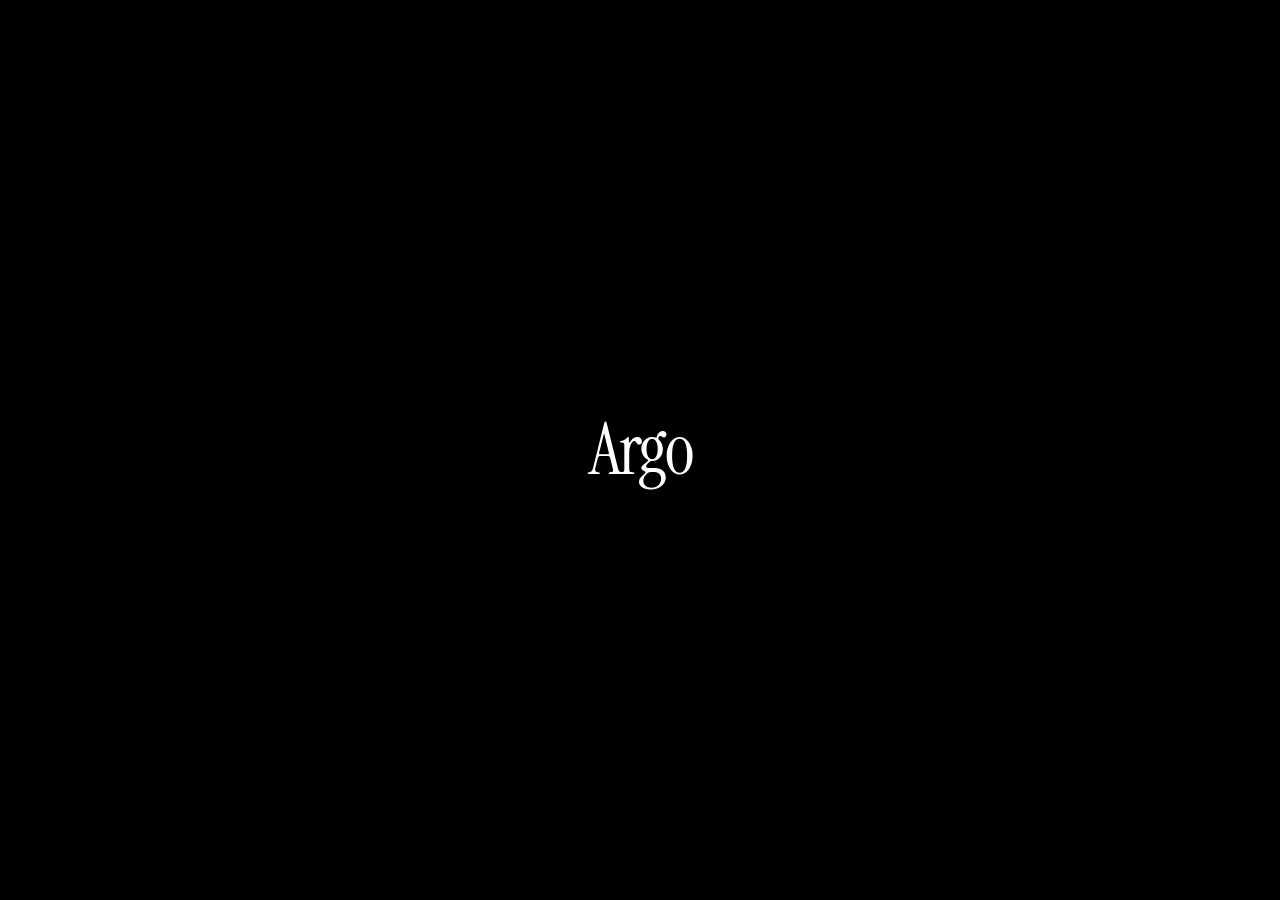
<file: index.html>
<!DOCTYPE html>
<html lang="en">
<head>
  <meta charset="UTF-8">
  <meta name="viewport" content="width=device-width, initial-scale=1.0">
  <title>Argo</title>
  <meta name="description" content="Argo sells digital goods. Payment via NowPayments. Delivery after confirmation.">
  <meta name="theme-color" content="#09090b">
  <link rel="stylesheet" href="style.css">
  <link rel="preconnect" href="https://fonts.googleapis.com">
  <link rel="preconnect" href="https://fonts.gstatic.com" crossorigin>
  <link href="https://fonts.googleapis.com/css2?family=Instrument+Serif:ital@0;1&family=Inter:wght@400;500;600;700&display=swap" rel="stylesheet">
</head>
<body>
  <div class="intro" id="intro" aria-hidden="true">
    <span class="intro-word">Argo</span>
  </div>

  <header class="site-header">
    <div class="shell header-inner">
      <a href="index.html" class="brand">Argo</a>
      <nav class="nav" aria-label="Primary">
        <a href="index.html" aria-current="page">Shop</a>
      </nav>
    </div>
  </header>

  <main>
    <div class="shell">
      <div class="page-title">
        <h1>Shop</h1>
        <p class="page-sub">Digital goods · Paid via NowPayments</p>
      </div>
      <div class="card-grid">
        <a href="3000-robux.html" class="card">
          <span class="label">Roblox</span>
          <h2>3000 Robux</h2>
          <p class="meta">Currency credit</p>
          <span class="go">View</span>
        </a>
        <a href="discord-nitro.html" class="card">
          <span class="label">Discord</span>
          <h2>Discord Nitro — 1 Year</h2>
          <p class="meta">Subscription</p>
          <span class="go">View</span>
        </a>
        <a href="headless-account.html" class="card">
          <span class="label">Account</span>
          <h2>Headless Account</h2>
          <p class="meta">Full account</p>
          <span class="go">View</span>
        </a>
        <a href="korblox-account.html" class="card">
          <span class="label">Account</span>
          <h2>Korblox Account</h2>
          <p class="meta">Full account</p>
          <span class="go">View</span>
        </a>
        <a href="korblox-headless.html" class="card">
          <span class="label">Bundle</span>
          <h2>Korblox &amp; Headless</h2>
          <p class="meta">Full account</p>
          <span class="go">View</span>
        </a>
      </div>
    </div>
  </main>

  <footer class="site-footer">
    <div class="shell footer-inner">
      <div>
        <p class="footer-brand">Argo</p>
        <p class="footer-note">Orders are fulfilled after payment confirms. We do not request passwords to existing accounts.</p>
      </div>
      <div class="footer-meta">
        <p>Checkout: NowPayments</p>
        <p>Delivery after confirmation</p>
      </div>
    </div>
  </footer>

  <script>
    (function () {
      var el = document.getElementById('intro');
      if (!el) return;
      if (sessionStorage.getItem('argo-intro')) {
        el.classList.add('done');
        return;
      }
      setTimeout(function () {
        el.classList.add('done');
        sessionStorage.setItem('argo-intro', '1');
      }, 2200);
    })();
  </script>
</body>
</html>
</file>
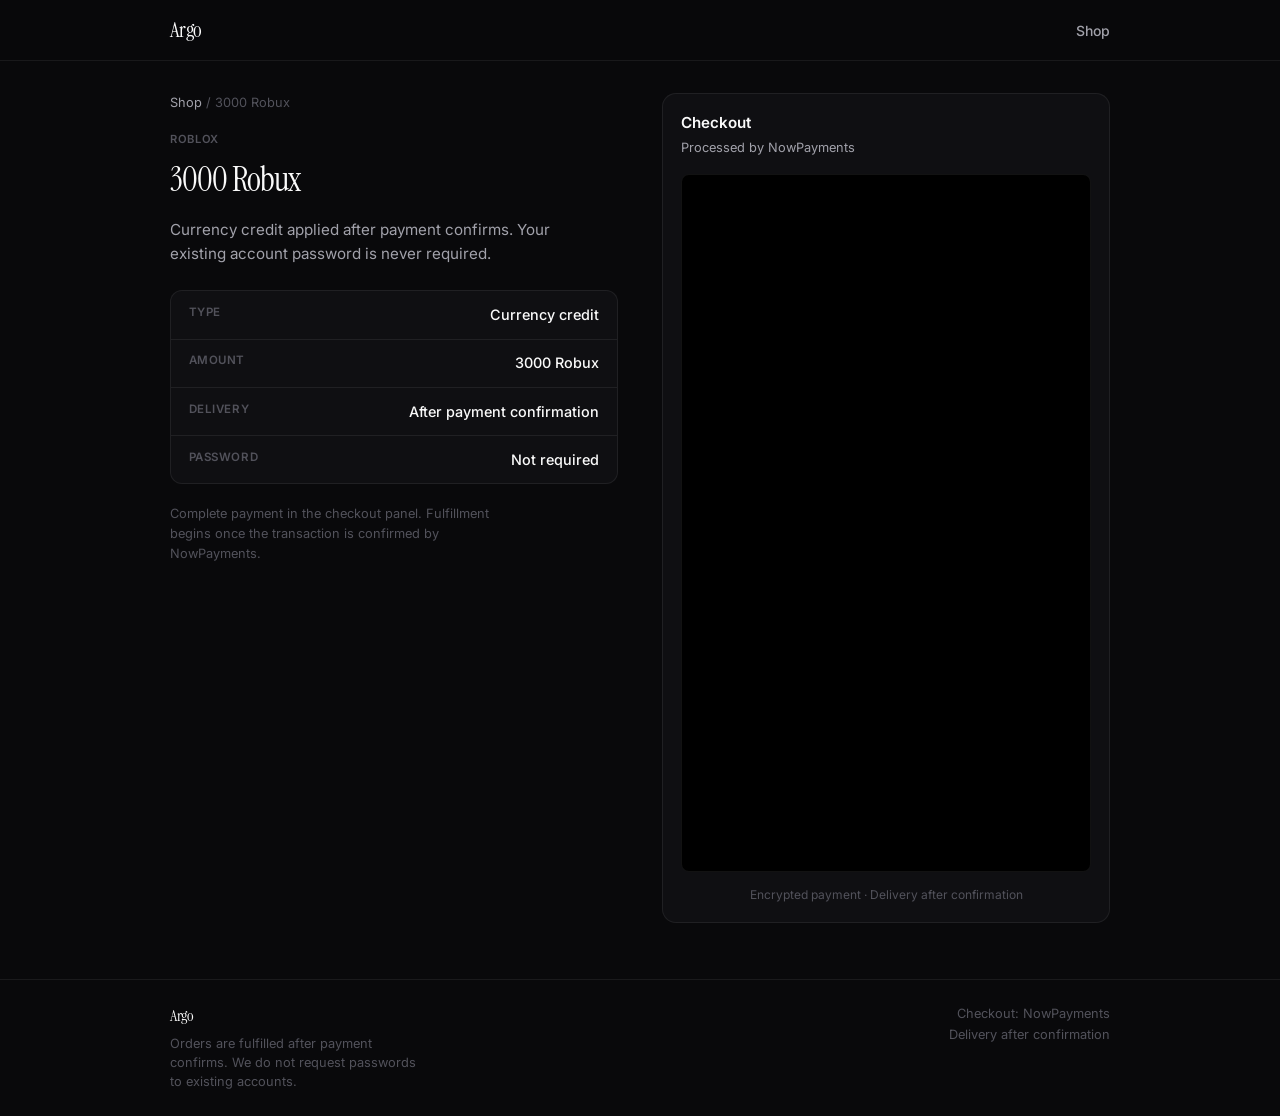
<file: 3000-robux.html>
<!DOCTYPE html>
<html lang="en">
<head>
  <meta charset="UTF-8">
  <meta name="viewport" content="width=device-width, initial-scale=1.0">
  <title>3000 Robux — Argo</title>
  <meta name="description" content="3000 Robux currency credit. Delivery after payment confirmation via NowPayments.">
  <meta name="theme-color" content="#09090b">
  <link rel="stylesheet" href="style.css">
  <link rel="preconnect" href="https://fonts.googleapis.com">
  <link rel="preconnect" href="https://fonts.gstatic.com" crossorigin>
  <link href="https://fonts.googleapis.com/css2?family=Instrument+Serif:ital@0;1&family=Inter:wght@400;500;600;700&display=swap" rel="stylesheet">
</head>
<body>
  <header class="site-header">
    <div class="shell header-inner">
      <a href="index.html" class="brand">Argo</a>
      <nav class="nav" aria-label="Primary">
        <a href="index.html">Shop</a>
      </nav>
    </div>
  </header>
  <main>
    <section class="product">
      <div class="shell product-layout">
        <div class="product-info">
          <p class="crumb"><a href="index.html">Shop</a> / 3000 Robux</p>
          <p class="label">Roblox</p>
          <h1>3000 Robux</h1>
          <p class="lead">Currency credit applied after payment confirms. Your existing account password is never required.</p>
          <dl class="specs">
            <div><dt>Type</dt><dd>Currency credit</dd></div>
            <div><dt>Amount</dt><dd>3000 Robux</dd></div>
            <div><dt>Delivery</dt><dd>After payment confirmation</dd></div>
            <div><dt>Password</dt><dd>Not required</dd></div>
          </dl>
          <p class="note">Complete payment in the checkout panel. Fulfillment begins once the transaction is confirmed by NowPayments.</p>
        </div>
        <aside class="checkout">
          <h2>Checkout</h2>
          <p class="sub">Processed by NowPayments</p>
          <div class="widget">
            <iframe src="https://nowpayments.io/embeds/payment-widget?iid=6103315017" width="410" height="696" frameborder="0" scrolling="no" style="overflow-y: hidden;" title="Payment"></iframe>
          </div>
          <p class="checkout-foot">Encrypted payment · Delivery after confirmation</p>
        </aside>
      </div>
    </section>
  </main>
  <footer class="site-footer">
    <div class="shell footer-inner">
      <div>
        <p class="footer-brand">Argo</p>
        <p class="footer-note">Orders are fulfilled after payment confirms. We do not request passwords to existing accounts.</p>
      </div>
      <div class="footer-meta">
        <p>Checkout: NowPayments</p>
        <p>Delivery after confirmation</p>
      </div>
    </div>
  </footer>
</body>
</html>
</file>
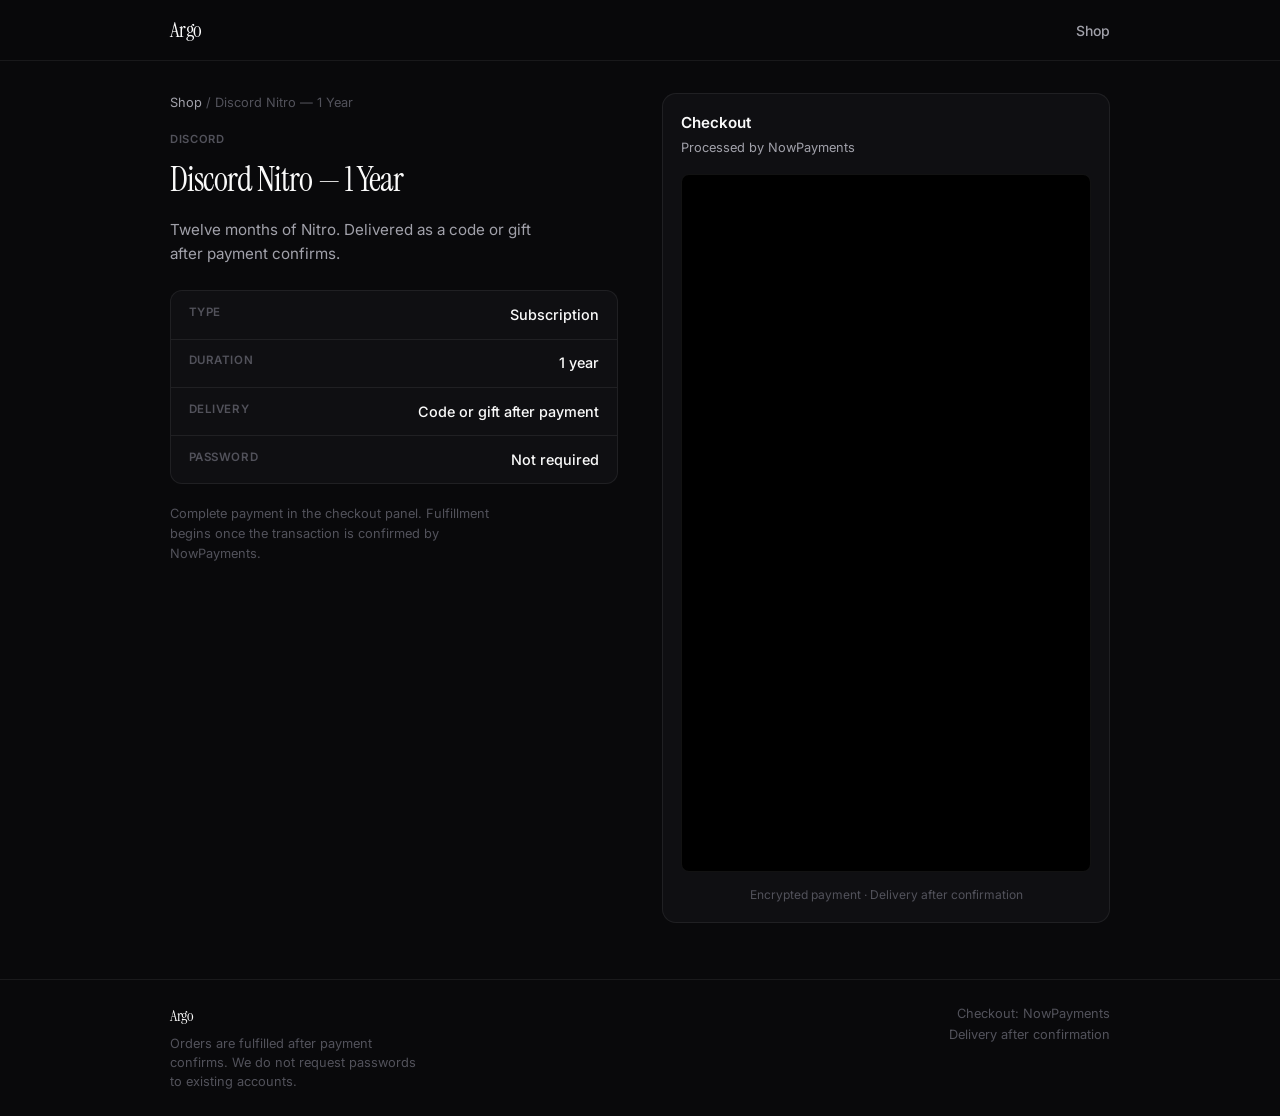
<file: discord-nitro.html>
<!DOCTYPE html>
<html lang="en">
<head>
  <meta charset="UTF-8">
  <meta name="viewport" content="width=device-width, initial-scale=1.0">
  <title>Discord Nitro — 1 Year — Argo</title>
  <meta name="description" content="Discord Nitro for 1 year. Code or gift delivery after payment confirmation.">
  <meta name="theme-color" content="#09090b">
  <link rel="stylesheet" href="style.css">
  <link rel="preconnect" href="https://fonts.googleapis.com">
  <link rel="preconnect" href="https://fonts.gstatic.com" crossorigin>
  <link href="https://fonts.googleapis.com/css2?family=Instrument+Serif:ital@0;1&family=Inter:wght@400;500;600;700&display=swap" rel="stylesheet">
</head>
<body>
  <header class="site-header">
    <div class="shell header-inner">
      <a href="index.html" class="brand">Argo</a>
      <nav class="nav" aria-label="Primary">
        <a href="index.html">Shop</a>
      </nav>
    </div>
  </header>
  <main>
    <section class="product">
      <div class="shell product-layout">
        <div class="product-info">
          <p class="crumb"><a href="index.html">Shop</a> / Discord Nitro — 1 Year</p>
          <p class="label">Discord</p>
          <h1>Discord Nitro — 1 Year</h1>
          <p class="lead">Twelve months of Nitro. Delivered as a code or gift after payment confirms.</p>
          <dl class="specs">
            <div><dt>Type</dt><dd>Subscription</dd></div>
            <div><dt>Duration</dt><dd>1 year</dd></div>
            <div><dt>Delivery</dt><dd>Code or gift after payment</dd></div>
            <div><dt>Password</dt><dd>Not required</dd></div>
          </dl>
          <p class="note">Complete payment in the checkout panel. Fulfillment begins once the transaction is confirmed by NowPayments.</p>
        </div>
        <aside class="checkout">
          <h2>Checkout</h2>
          <p class="sub">Processed by NowPayments</p>
          <div class="widget">
            <iframe src="https://nowpayments.io/embeds/payment-widget?iid=5102878411" width="410" height="696" frameborder="0" scrolling="no" style="overflow-y: hidden;" title="Payment"></iframe>
          </div>
          <p class="checkout-foot">Encrypted payment · Delivery after confirmation</p>
        </aside>
      </div>
    </section>
  </main>
  <footer class="site-footer">
    <div class="shell footer-inner">
      <div>
        <p class="footer-brand">Argo</p>
        <p class="footer-note">Orders are fulfilled after payment confirms. We do not request passwords to existing accounts.</p>
      </div>
      <div class="footer-meta">
        <p>Checkout: NowPayments</p>
        <p>Delivery after confirmation</p>
      </div>
    </div>
  </footer>
</body>
</html>
</file>
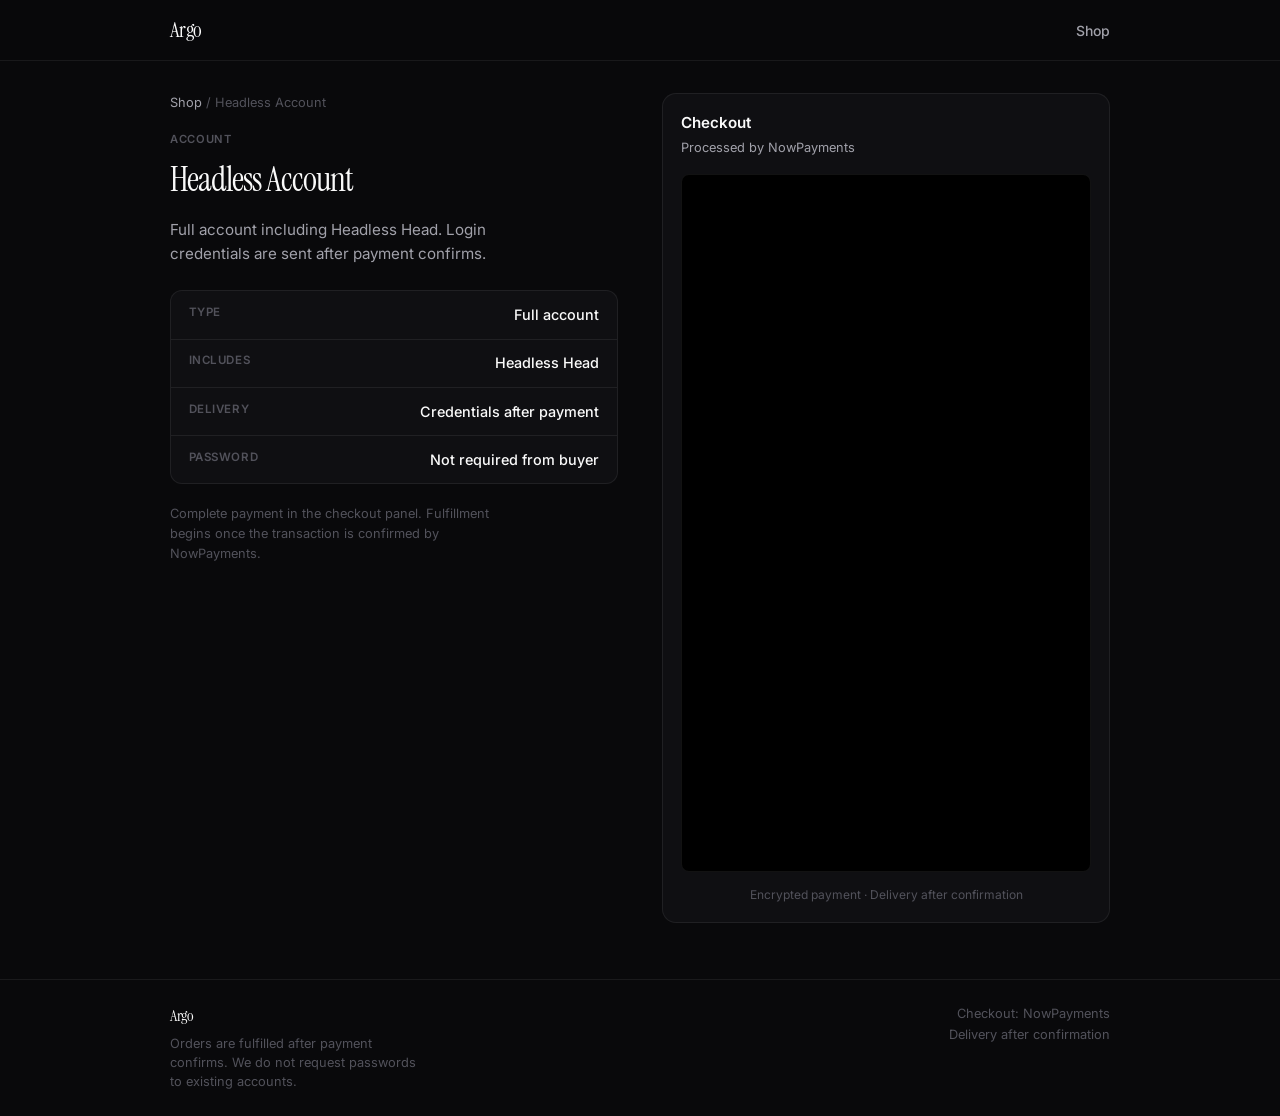
<file: headless-account.html>
<!DOCTYPE html>
<html lang="en">
<head>
  <meta charset="UTF-8">
  <meta name="viewport" content="width=device-width, initial-scale=1.0">
  <title>Headless Account — Argo</title>
  <meta name="description" content="Roblox account with Headless Head. Credentials delivered after payment confirmation.">
  <meta name="theme-color" content="#09090b">
  <link rel="stylesheet" href="style.css">
  <link rel="preconnect" href="https://fonts.googleapis.com">
  <link rel="preconnect" href="https://fonts.gstatic.com" crossorigin>
  <link href="https://fonts.googleapis.com/css2?family=Instrument+Serif:ital@0;1&family=Inter:wght@400;500;600;700&display=swap" rel="stylesheet">
</head>
<body>
  <header class="site-header">
    <div class="shell header-inner">
      <a href="index.html" class="brand">Argo</a>
      <nav class="nav" aria-label="Primary">
        <a href="index.html">Shop</a>
      </nav>
    </div>
  </header>
  <main>
    <section class="product">
      <div class="shell product-layout">
        <div class="product-info">
          <p class="crumb"><a href="index.html">Shop</a> / Headless Account</p>
          <p class="label">Account</p>
          <h1>Headless Account</h1>
          <p class="lead">Full account including Headless Head. Login credentials are sent after payment confirms.</p>
          <dl class="specs">
            <div><dt>Type</dt><dd>Full account</dd></div>
            <div><dt>Includes</dt><dd>Headless Head</dd></div>
            <div><dt>Delivery</dt><dd>Credentials after payment</dd></div>
            <div><dt>Password</dt><dd>Not required from buyer</dd></div>
          </dl>
          <p class="note">Complete payment in the checkout panel. Fulfillment begins once the transaction is confirmed by NowPayments.</p>
        </div>
        <aside class="checkout">
          <h2>Checkout</h2>
          <p class="sub">Processed by NowPayments</p>
          <div class="widget">
            <iframe src="https://nowpayments.io/embeds/payment-widget?iid=5102878411" width="410" height="696" frameborder="0" scrolling="no" style="overflow-y: hidden;" title="Payment"></iframe>
          </div>
          <p class="checkout-foot">Encrypted payment · Delivery after confirmation</p>
        </aside>
      </div>
    </section>
  </main>
  <footer class="site-footer">
    <div class="shell footer-inner">
      <div>
        <p class="footer-brand">Argo</p>
        <p class="footer-note">Orders are fulfilled after payment confirms. We do not request passwords to existing accounts.</p>
      </div>
      <div class="footer-meta">
        <p>Checkout: NowPayments</p>
        <p>Delivery after confirmation</p>
      </div>
    </div>
  </footer>
</body>
</html>
</file>
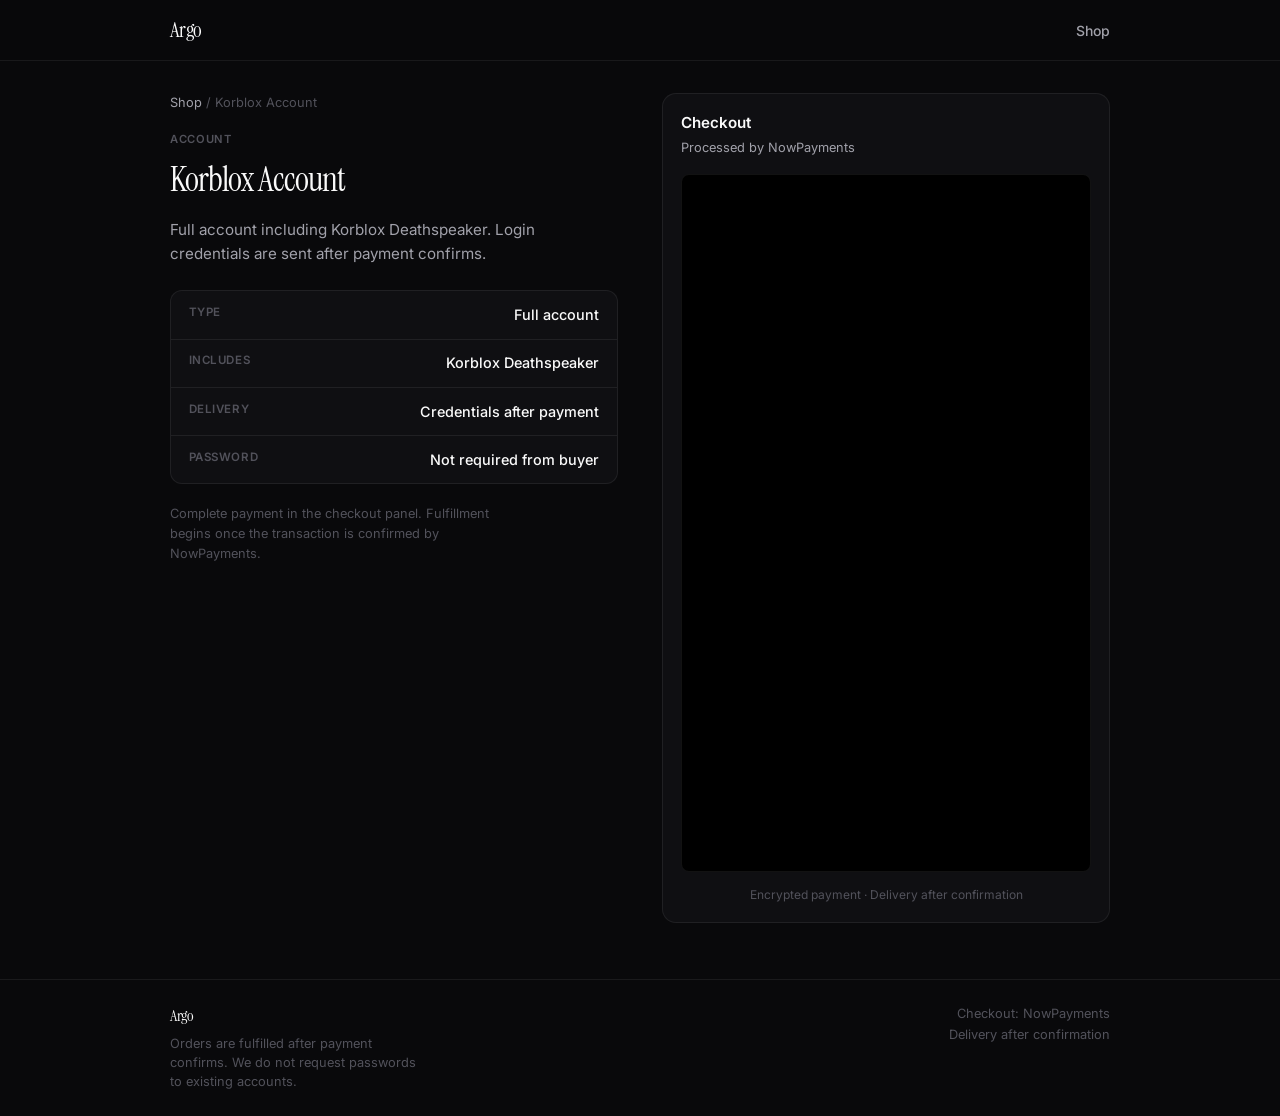
<file: korblox-account.html>
<!DOCTYPE html>
<html lang="en">
<head>
  <meta charset="UTF-8">
  <meta name="viewport" content="width=device-width, initial-scale=1.0">
  <title>Korblox Account — Argo</title>
  <meta name="description" content="Roblox account with Korblox Deathspeaker. Credentials delivered after payment confirmation.">
  <meta name="theme-color" content="#09090b">
  <link rel="stylesheet" href="style.css">
  <link rel="preconnect" href="https://fonts.googleapis.com">
  <link rel="preconnect" href="https://fonts.gstatic.com" crossorigin>
  <link href="https://fonts.googleapis.com/css2?family=Instrument+Serif:ital@0;1&family=Inter:wght@400;500;600;700&display=swap" rel="stylesheet">
</head>
<body>
  <header class="site-header">
    <div class="shell header-inner">
      <a href="index.html" class="brand">Argo</a>
      <nav class="nav" aria-label="Primary">
        <a href="index.html">Shop</a>
      </nav>
    </div>
  </header>
  <main>
    <section class="product">
      <div class="shell product-layout">
        <div class="product-info">
          <p class="crumb"><a href="index.html">Shop</a> / Korblox Account</p>
          <p class="label">Account</p>
          <h1>Korblox Account</h1>
          <p class="lead">Full account including Korblox Deathspeaker. Login credentials are sent after payment confirms.</p>
          <dl class="specs">
            <div><dt>Type</dt><dd>Full account</dd></div>
            <div><dt>Includes</dt><dd>Korblox Deathspeaker</dd></div>
            <div><dt>Delivery</dt><dd>Credentials after payment</dd></div>
            <div><dt>Password</dt><dd>Not required from buyer</dd></div>
          </dl>
          <p class="note">Complete payment in the checkout panel. Fulfillment begins once the transaction is confirmed by NowPayments.</p>
        </div>
        <aside class="checkout">
          <h2>Checkout</h2>
          <p class="sub">Processed by NowPayments</p>
          <div class="widget">
            <iframe src="https://nowpayments.io/embeds/payment-widget?iid=5102878411" width="410" height="696" frameborder="0" scrolling="no" style="overflow-y: hidden;" title="Payment"></iframe>
          </div>
          <p class="checkout-foot">Encrypted payment · Delivery after confirmation</p>
        </aside>
      </div>
    </section>
  </main>
  <footer class="site-footer">
    <div class="shell footer-inner">
      <div>
        <p class="footer-brand">Argo</p>
        <p class="footer-note">Orders are fulfilled after payment confirms. We do not request passwords to existing accounts.</p>
      </div>
      <div class="footer-meta">
        <p>Checkout: NowPayments</p>
        <p>Delivery after confirmation</p>
      </div>
    </div>
  </footer>
</body>
</html>
</file>
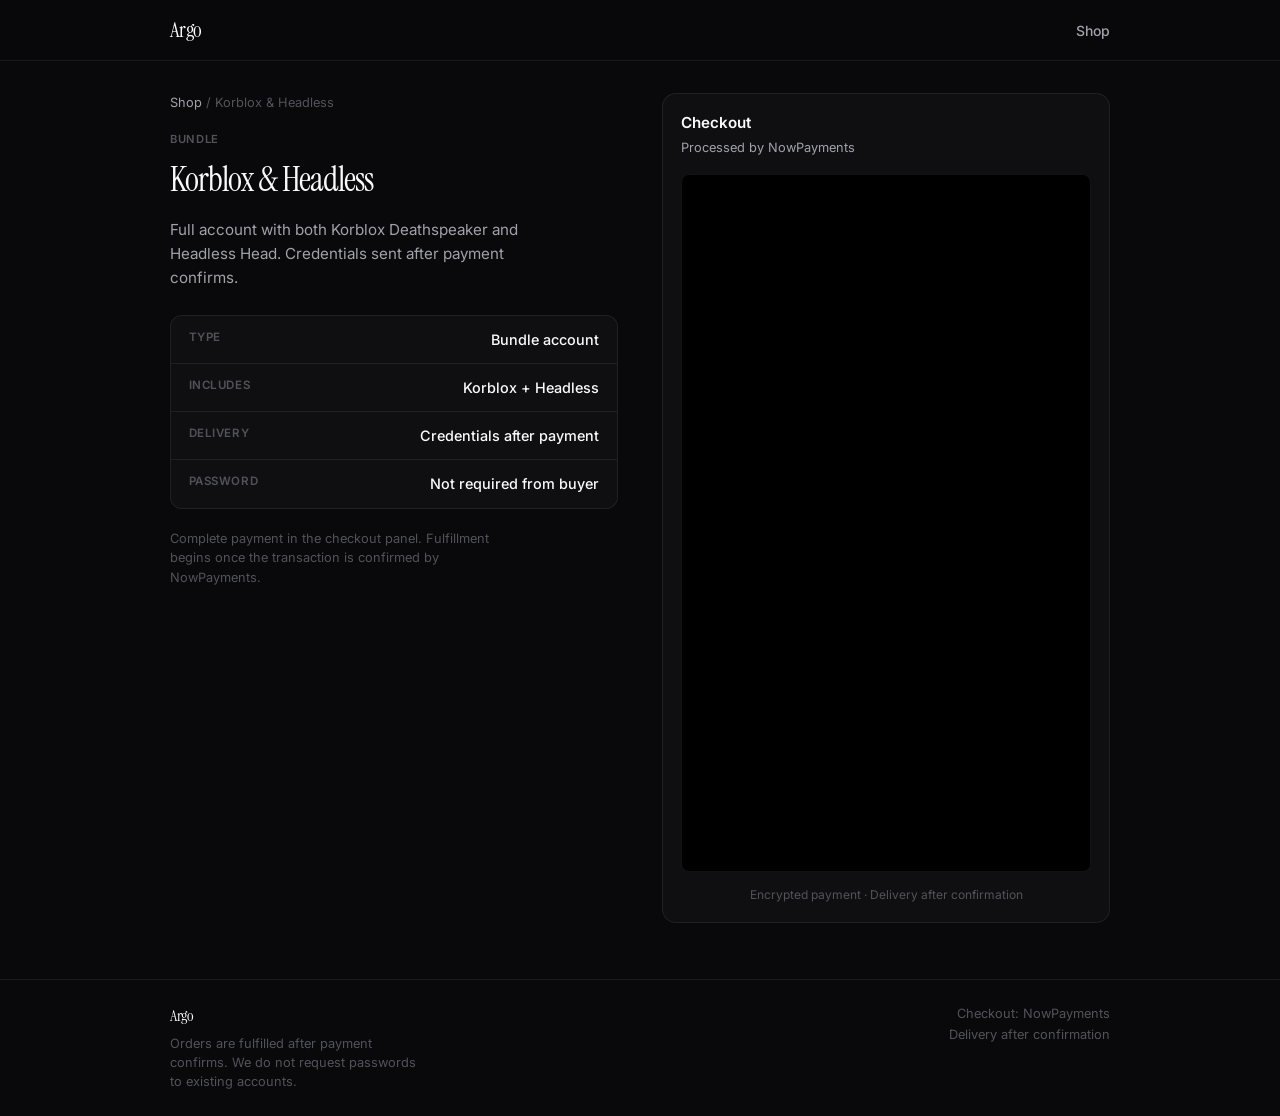
<file: korblox-headless.html>
<!DOCTYPE html>
<html lang="en">
<head>
  <meta charset="UTF-8">
  <meta name="viewport" content="width=device-width, initial-scale=1.0">
  <title>Korblox &amp; Headless — Argo</title>
  <meta name="description" content="Roblox account with Korblox and Headless. Credentials delivered after payment confirmation.">
  <meta name="theme-color" content="#09090b">
  <link rel="stylesheet" href="style.css">
  <link rel="preconnect" href="https://fonts.googleapis.com">
  <link rel="preconnect" href="https://fonts.gstatic.com" crossorigin>
  <link href="https://fonts.googleapis.com/css2?family=Instrument+Serif:ital@0;1&family=Inter:wght@400;500;600;700&display=swap" rel="stylesheet">
</head>
<body>
  <header class="site-header">
    <div class="shell header-inner">
      <a href="index.html" class="brand">Argo</a>
      <nav class="nav" aria-label="Primary">
        <a href="index.html">Shop</a>
      </nav>
    </div>
  </header>
  <main>
    <section class="product">
      <div class="shell product-layout">
        <div class="product-info">
          <p class="crumb"><a href="index.html">Shop</a> / Korblox &amp; Headless</p>
          <p class="label">Bundle</p>
          <h1>Korblox &amp; Headless</h1>
          <p class="lead">Full account with both Korblox Deathspeaker and Headless Head. Credentials sent after payment confirms.</p>
          <dl class="specs">
            <div><dt>Type</dt><dd>Bundle account</dd></div>
            <div><dt>Includes</dt><dd>Korblox + Headless</dd></div>
            <div><dt>Delivery</dt><dd>Credentials after payment</dd></div>
            <div><dt>Password</dt><dd>Not required from buyer</dd></div>
          </dl>
          <p class="note">Complete payment in the checkout panel. Fulfillment begins once the transaction is confirmed by NowPayments.</p>
        </div>
        <aside class="checkout">
          <h2>Checkout</h2>
          <p class="sub">Processed by NowPayments</p>
          <div class="widget">
            <iframe src="https://nowpayments.io/embeds/payment-widget?iid=5548800291" width="410" height="696" frameborder="0" scrolling="no" style="overflow-y: hidden;" title="Payment"></iframe>
          </div>
          <p class="checkout-foot">Encrypted payment · Delivery after confirmation</p>
        </aside>
      </div>
    </section>
  </main>
  <footer class="site-footer">
    <div class="shell footer-inner">
      <div>
        <p class="footer-brand">Argo</p>
        <p class="footer-note">Orders are fulfilled after payment confirms. We do not request passwords to existing accounts.</p>
      </div>
      <div class="footer-meta">
        <p>Checkout: NowPayments</p>
        <p>Delivery after confirmation</p>
      </div>
    </div>
  </footer>
</body>
</html>
</file>
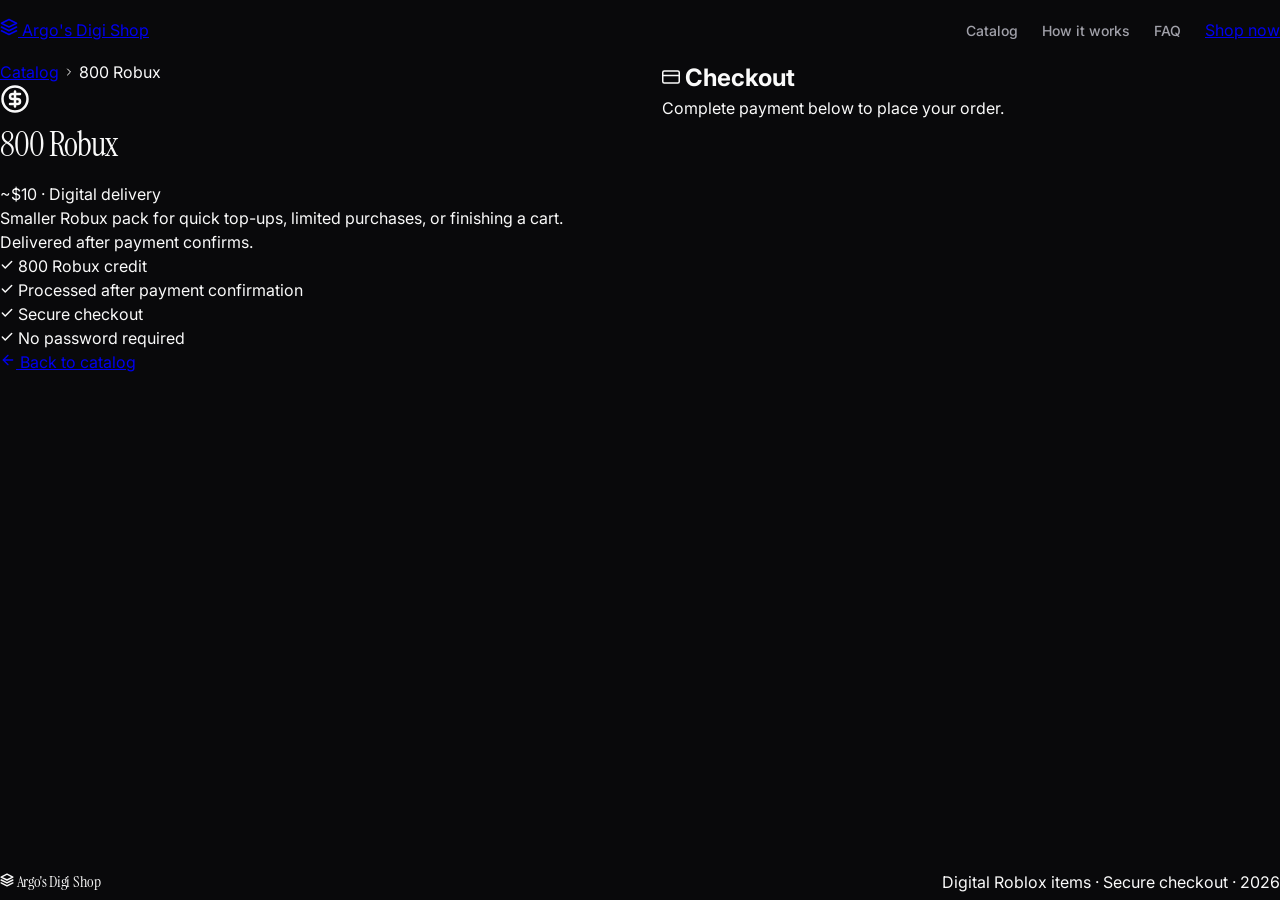
<file: product.html>
<!DOCTYPE html>
<html lang="en">
<head>
  <meta charset="UTF-8">
  <meta name="viewport" content="width=device-width, initial-scale=1.0">
  <title>Product — Argo's Digi Shop</title>
  <meta name="description" content="Digital Roblox item checkout.">
  <link rel="stylesheet" href="style.css">
  <link rel="preconnect" href="https://fonts.googleapis.com">
  <link rel="preconnect" href="https://fonts.gstatic.com" crossorigin>
  <link href="https://fonts.googleapis.com/css2?family=Inter:wght@400;500;600;700;800&family=Instrument+Serif:ital@0;1&display=swap" rel="stylesheet">
</head>
<body>
  <div class="mesh"></div>
  <div class="noise"></div>
  <div class="bg-orb bg-orb-1"></div>
  <div class="bg-orb bg-orb-2"></div>

  <header class="header">
    <div class="container header-inner">
      <a href="index.html" class="logo">
        <span class="logo-mark">
          <svg width="18" height="18" viewBox="0 0 24 24" fill="none" stroke="currentColor" stroke-width="2.2" stroke-linecap="round" stroke-linejoin="round"><path d="M12 2L2 7l10 5 10-5-10-5z"/><path d="M2 17l10 5 10-5"/><path d="M2 12l10 5 10-5"/></svg>
        </span>
        <span class="logo-text">Argo<span class="logo-thin">'s Digi Shop</span></span>
      </a>
      <nav class="nav">
        <a href="index.html">Catalog</a>
        <a href="index.html#how">How it works</a>
        <a href="index.html#faq">FAQ</a>
      </nav>
      <a href="index.html#catalog" class="nav-cta">Shop now</a>
    </div>
  </header>

  <main>
    <section class="product-page">
      <div class="container product-layout">
        <div class="product-info">
          <p class="breadcrumb">
            <a href="index.html">Catalog</a>
            <svg width="12" height="12" viewBox="0 0 24 24" fill="none" stroke="currentColor" stroke-width="2" stroke-linecap="round" stroke-linejoin="round"><path d="m9 18 6-6-6-6"/></svg>
            <span id="crumb-name">Item</span>
          </p>
          <div class="product-icon large float-icon" id="p-icon"></div>
          <h1 id="p-title">Item</h1>
          <p class="product-price">~$10 · Digital delivery</p>
          <p class="product-desc" id="p-desc"></p>
          <ul class="product-features" id="p-features"></ul>
          <a href="index.html" class="back-link">
            <svg width="16" height="16" viewBox="0 0 24 24" fill="none" stroke="currentColor" stroke-width="2" stroke-linecap="round" stroke-linejoin="round"><path d="M19 12H5"/><path d="m12 19-7-7 7-7"/></svg>
            Back to catalog
          </a>
        </div>

        <div class="payment-box">
          <div class="payment-head">
            <h2>
              <svg width="18" height="18" viewBox="0 0 24 24" fill="none" stroke="currentColor" stroke-width="2" stroke-linecap="round" stroke-linejoin="round"><rect x="1" y="4" width="22" height="16" rx="2" ry="2"/><line x1="1" y1="10" x2="23" y2="10"/></svg>
              Checkout
            </h2>
            <p>Complete payment below to place your order.</p>
          </div>
          <div class="iframe-wrap">
            <iframe
              src="https://nowpayments.io/embeds/payment-widget?iid=6103315017"
              width="410"
              height="696"
              frameborder="0"
              scrolling="no"
              style="overflow-y: hidden;"
              title="Payment widget"
            ></iframe>
          </div>
        </div>
      </div>
    </section>
  </main>

  <footer class="footer">
    <div class="container footer-inner">
      <span class="footer-brand">
        <svg width="14" height="14" viewBox="0 0 24 24" fill="none" stroke="currentColor" stroke-width="2.5" stroke-linecap="round" stroke-linejoin="round"><path d="M12 2L2 7l10 5 10-5-10-5z"/><path d="M2 17l10 5 10-5"/><path d="M2 12l10 5 10-5"/></svg>
        Argo's Digi Shop
      </span>
      <p>Digital Roblox items · Secure checkout · 2026</p>
    </div>
  </footer>

  <script>
    const icons = {
      robux: '<svg width="30" height="30" viewBox="0 0 24 24" fill="none" stroke="currentColor" stroke-width="2" stroke-linecap="round" stroke-linejoin="round"><circle cx="12" cy="12" r="10"/><path d="M16 8h-6a2 2 0 1 0 0 4h4a2 2 0 1 1 0 4H8"/><path d="M12 18V6"/></svg>',
      premium: '<svg width="30" height="30" viewBox="0 0 24 24" fill="none" stroke="currentColor" stroke-width="2" stroke-linecap="round" stroke-linejoin="round"><path d="M12 2l3.09 6.26L22 9.27l-5 4.87 1.18 6.88L12 17.77l-6.18 3.25L7 14.14 2 9.27l6.91-1.01L12 2z"/></svg>',
      pass: '<svg width="30" height="30" viewBox="0 0 24 24" fill="none" stroke="currentColor" stroke-width="2" stroke-linecap="round" stroke-linejoin="round"><rect x="2" y="7" width="20" height="14" rx="2" ry="2"/><path d="M16 7V5a2 2 0 0 0-2-2h-4a2 2 0 0 0-2 2v2"/><line x1="12" y1="12" x2="12" y2="16"/><line x1="10" y1="14" x2="14" y2="14"/></svg>',
      limited: '<svg width="30" height="30" viewBox="0 0 24 24" fill="none" stroke="currentColor" stroke-width="2" stroke-linecap="round" stroke-linejoin="round"><path d="M20.59 13.41l-7.17 7.17a2 2 0 0 1-2.83 0L2 12V2h10l8.59 8.59a2 2 0 0 1 0 2.82z"/><line x1="7" y1="7" x2="7.01" y2="7"/></svg>',
      group: '<svg width="30" height="30" viewBox="0 0 24 24" fill="none" stroke="currentColor" stroke-width="2" stroke-linecap="round" stroke-linejoin="round"><path d="M17 21v-2a4 4 0 0 0-4-4H5a4 4 0 0 0-4 4v2"/><circle cx="9" cy="7" r="4"/><path d="M23 21v-2a4 4 0 0 0-3-3.87"/><path d="M16 3.13a4 4 0 0 1 0 7.75"/></svg>',
      boost: '<svg width="30" height="30" viewBox="0 0 24 24" fill="none" stroke="currentColor" stroke-width="2" stroke-linecap="round" stroke-linejoin="round"><polyline points="23 6 13.5 15.5 8.5 10.5 1 18"/><polyline points="17 6 23 6 23 12"/></svg>',
      gift: '<svg width="30" height="30" viewBox="0 0 24 24" fill="none" stroke="currentColor" stroke-width="2" stroke-linecap="round" stroke-linejoin="round"><polyline points="20 12 20 22 4 22 4 12"/><rect x="2" y="7" width="20" height="5"/><line x1="12" y1="22" x2="12" y2="7"/><path d="M12 7H7.5a2.5 2.5 0 0 1 0-5C11 2 12 7 12 7z"/><path d="M12 7h4.5a2.5 2.5 0 0 0 0-5C13 2 12 7 12 7z"/></svg>'
    };

    const check = '<span class="check"><svg width="14" height="14" viewBox="0 0 24 24" fill="none" stroke="currentColor" stroke-width="2.5" stroke-linecap="round" stroke-linejoin="round"><polyline points="20 6 9 17 4 12"/></svg></span>';

    const catalog = {
      'robux-800': {
        title: '800 Robux',
        iconKey: 'robux',
        iconClass: 'robux',
        desc: 'Smaller Robux pack for quick top-ups, limited purchases, or finishing a cart. Delivered after payment confirms.',
        features: ['800 Robux credit', 'Processed after payment confirmation', 'Secure checkout', 'No password required']
      },
      'premium-1m': {
        title: 'Premium 1 Month',
        iconKey: 'premium',
        iconClass: 'premium',
        desc: 'One month of Roblox Premium. Ideal for trading benefits, monthly stipends, and premium-only features.',
        features: ['30 days Premium', 'Stipend & trading benefits', 'Processed after payment', 'Delivery instructions provided']
      },
      'gamepass': {
        title: 'Game Pass Bundle',
        iconKey: 'pass',
        iconClass: 'pass',
        desc: 'Assistance purchasing a game pass or small bundle in a game you choose, within the listed price range.',
        features: ['You specify the game / pass', 'Purchase assistance after payment', 'Clear order notes required', 'No account password needed']
      },
      'limited': {
        title: 'Limited Item Assist',
        iconKey: 'limited',
        iconClass: 'limited',
        desc: 'Help acquiring a limited or UGC item priced around the $10 range. Details coordinated after checkout.',
        features: ['Target item in ~$10 range', 'Coordination after payment', 'Transparent process', 'No password required']
      },
      'group-funds': {
        title: 'Group Funds Top-up',
        iconKey: 'group',
        iconClass: 'group',
        desc: 'Roblox group funds credit for group owners and developers. Useful for payouts and group store ops.',
        features: ['Group funds credit', 'Owner/dev use cases', 'Processed after confirmation', 'Delivery details shared post-pay']
      },
      'account-boost': {
        title: 'Account Boost Pack',
        iconKey: 'boost',
        iconClass: 'boost',
        desc: 'Starter package for newer accounts: Robux allocation plus guidance toward Premium trial / early setup.',
        features: ['Starter Robux component', 'Setup guidance included', 'Digital delivery', 'No password sharing']
      },
      'gift-card': {
        title: 'Roblox Gift Card Code',
        iconKey: 'gift',
        iconClass: 'gift',
        desc: 'Digital gift card code redeemable on Roblox. Code delivered after payment confirms.',
        features: ['Redeemable Roblox code', 'Sent after payment clears', 'Standard face value tier', 'Keep code private until redeemed']
      }
    };

    const params = new URLSearchParams(location.search);
    const key = params.get('item') || 'robux-800';
    const item = catalog[key] || catalog['robux-800'];

    document.getElementById('p-title').textContent = item.title;
    document.getElementById('crumb-name').textContent = item.title;
    document.getElementById('p-desc').textContent = item.desc;
    document.title = item.title + " — Argo's Digi Shop";

    const iconEl = document.getElementById('p-icon');
    iconEl.innerHTML = icons[item.iconKey] || icons.robux;
    iconEl.className = 'product-icon large float-icon ' + item.iconClass;

    const list = document.getElementById('p-features');
    item.features.forEach(f => {
      const li = document.createElement('li');
      li.innerHTML = check + ' ' + f;
      list.appendChild(li);
    });
  </script>
</body>
</html>
</file>
<file: style.css>
*, *::before, *::after { margin: 0; padding: 0; box-sizing: border-box; }

:root {
  --bg: #09090b;
  --surface: #0f0f12;
  --surface-2: #16161a;
  --text: #fafafa;
  --muted: #a1a1aa;
  --dim: #52525b;
  --line: rgba(255,255,255,0.07);
  --line-strong: rgba(255,255,255,0.12);
  --serif: "Instrument Serif", Georgia, serif;
  --sans: "Inter", system-ui, -apple-system, sans-serif;
  --radius: 12px;
}

html { scroll-behavior: smooth; }

body {
  font-family: var(--sans);
  background: var(--bg);
  color: var(--text);
  line-height: 1.5;
  min-height: 100vh;
  display: flex;
  flex-direction: column;
  -webkit-font-smoothing: antialiased;
}

.intro {
  position: fixed;
  inset: 0;
  z-index: 9999;
  background: #000;
  display: flex;
  align-items: center;
  justify-content: center;
  transition: opacity 0.9s ease, visibility 0.9s ease;
}
.intro.done {
  opacity: 0;
  visibility: hidden;
  pointer-events: none;
}
.intro-word {
  font-family: var(--serif);
  font-size: clamp(2.5rem, 8vw, 4.5rem);
  font-weight: 400;
  letter-spacing: -0.04em;
  color: #fff;
  opacity: 0;
  animation: introIn 1.2s ease 0.2s forwards;
}
@keyframes introIn {
  0% { opacity: 0; transform: translateY(6px); }
  35% { opacity: 1; transform: translateY(0); }
  100% { opacity: 1; transform: translateY(0); }
}
@media (prefers-reduced-motion: reduce) {
  .intro { display: none; }
}

.shell {
  width: 100%;
  max-width: 980px;
  margin: 0 auto;
  padding: 0 1.25rem;
}

.site-header {
  position: sticky;
  top: 0;
  z-index: 50;
  background: rgba(9, 9, 11, 0.92);
  backdrop-filter: blur(14px);
  -webkit-backdrop-filter: blur(14px);
  border-bottom: 1px solid var(--line);
}
.header-inner {
  display: flex;
  align-items: center;
  height: 60px;
  gap: 1.5rem;
}
.brand {
  font-family: var(--serif);
  font-size: 1.3rem;
  color: var(--text);
  text-decoration: none;
  letter-spacing: -0.03em;
}
.nav {
  display: flex;
  gap: 1.5rem;
  margin-left: auto;
  align-items: center;
}
.nav a {
  color: var(--muted);
  text-decoration: none;
  font-size: 0.875rem;
  font-weight: 500;
}
.nav a:hover,
.nav a[aria-current="page"] { color: var(--text); }

main { flex: 1; }

.page-title {
  padding: 2.75rem 0 0.35rem;
}
.page-title h1 {
  font-family: var(--serif);
  font-size: 1.85rem;
  font-weight: 400;
  letter-spacing: -0.03em;
}
.page-sub {
  color: var(--dim);
  font-size: 0.85rem;
  margin-bottom: 1.75rem;
  margin-top: 0.35rem;
}

.card-grid {
  display: grid;
  grid-template-columns: 1fr;
  gap: 0.9rem;
  padding-bottom: 3.5rem;
}
@media (min-width: 560px) {
  .card-grid { grid-template-columns: repeat(2, 1fr); }
}
@media (min-width: 860px) {
  .card-grid { grid-template-columns: repeat(3, 1fr); gap: 1rem; }
}

.card {
  display: flex;
  flex-direction: column;
  background: var(--surface);
  border: 1px solid var(--line);
  border-radius: var(--radius);
  padding: 1.35rem 1.4rem;
  text-decoration: none;
  color: inherit;
  min-height: 148px;
  transition: border-color 0.15s, background 0.15s;
}
.card:hover {
  border-color: var(--line-strong);
  background: var(--surface-2);
}
.card .label {
  font-size: 0.7rem;
  font-weight: 600;
  letter-spacing: 0.06em;
  text-transform: uppercase;
  color: var(--dim);
  margin-bottom: 0.55rem;
}
.card h2 {
  font-size: 1.05rem;
  font-weight: 600;
  letter-spacing: -0.02em;
  margin-bottom: 0.3rem;
}
.card .meta {
  font-size: 0.8rem;
  color: var(--muted);
  margin-bottom: auto;
}
.card .go {
  display: inline-block;
  margin-top: 1.15rem;
  font-size: 0.85rem;
  font-weight: 500;
  color: var(--muted);
}
.card:hover .go { color: var(--text); }

.product {
  padding: 2rem 0 3.5rem;
}
.product-layout {
  display: grid;
  gap: 2rem;
}
@media (min-width: 860px) {
  .product-layout { grid-template-columns: 1fr 1fr; gap: 2.75rem; align-items: start; }
}
.crumb {
  font-size: 0.8rem;
  color: var(--dim);
  margin-bottom: 1.15rem;
}
.crumb a { color: var(--muted); text-decoration: none; }
.crumb a:hover { color: var(--text); }
.product-info .label {
  font-size: 0.7rem;
  font-weight: 600;
  letter-spacing: 0.06em;
  text-transform: uppercase;
  color: var(--dim);
  margin-bottom: 0.5rem;
}
.product-info h1 {
  font-family: var(--serif);
  font-size: clamp(1.6rem, 3vw, 2.1rem);
  font-weight: 400;
  letter-spacing: -0.03em;
  margin-bottom: 0.75rem;
}
.product-info .lead {
  color: var(--muted);
  font-size: 0.95rem;
  max-width: 38ch;
  line-height: 1.6;
  margin-bottom: 1.5rem;
}
.specs {
  border: 1px solid var(--line);
  border-radius: var(--radius);
  overflow: hidden;
  background: var(--surface);
}
.specs > div {
  display: flex;
  justify-content: space-between;
  gap: 1rem;
  padding: 0.8rem 1.1rem;
  border-bottom: 1px solid var(--line);
  font-size: 0.9rem;
}
.specs > div:last-child { border-bottom: none; }
.specs dt {
  color: var(--dim);
  font-size: 0.72rem;
  font-weight: 600;
  text-transform: uppercase;
  letter-spacing: 0.05em;
}
.specs dd { font-weight: 500; text-align: right; }

.note {
  margin-top: 1.25rem;
  font-size: 0.8rem;
  color: var(--dim);
  line-height: 1.55;
  max-width: 40ch;
}

.checkout {
  background: var(--surface);
  border: 1px solid var(--line);
  border-radius: calc(var(--radius) + 2px);
  padding: 1.15rem;
  position: sticky;
  top: 4.75rem;
}
.checkout h2 {
  font-size: 0.95rem;
  font-weight: 600;
  margin-bottom: 0.2rem;
}
.checkout .sub {
  font-size: 0.8rem;
  color: var(--muted);
  margin-bottom: 1rem;
}
.widget {
  display: flex;
  justify-content: center;
  overflow: hidden;
  border-radius: 8px;
  background: #000;
  border: 1px solid var(--line);
}
.widget iframe { max-width: 100%; border: none; }
.checkout-foot {
  margin-top: 0.9rem;
  font-size: 0.75rem;
  color: var(--dim);
  line-height: 1.5;
  text-align: center;
}

.site-footer {
  margin-top: auto;
  border-top: 1px solid var(--line);
  padding: 1.5rem 0;
}
.footer-inner {
  display: flex;
  flex-wrap: wrap;
  align-items: flex-start;
  justify-content: space-between;
  gap: 1rem;
}
.footer-brand {
  font-family: var(--serif);
  font-size: 1rem;
  letter-spacing: -0.02em;
  margin-bottom: 0.35rem;
}
.footer-note {
  font-size: 0.8rem;
  color: var(--dim);
  max-width: 32ch;
  line-height: 1.5;
}
.footer-meta {
  font-size: 0.8rem;
  color: var(--dim);
  text-align: right;
  line-height: 1.6;
}

@media (max-width: 700px) {
  .nav a:not([aria-current]) { display: none; }
  .checkout { position: static; }
  .footer-meta { text-align: left; }
}
</file>
